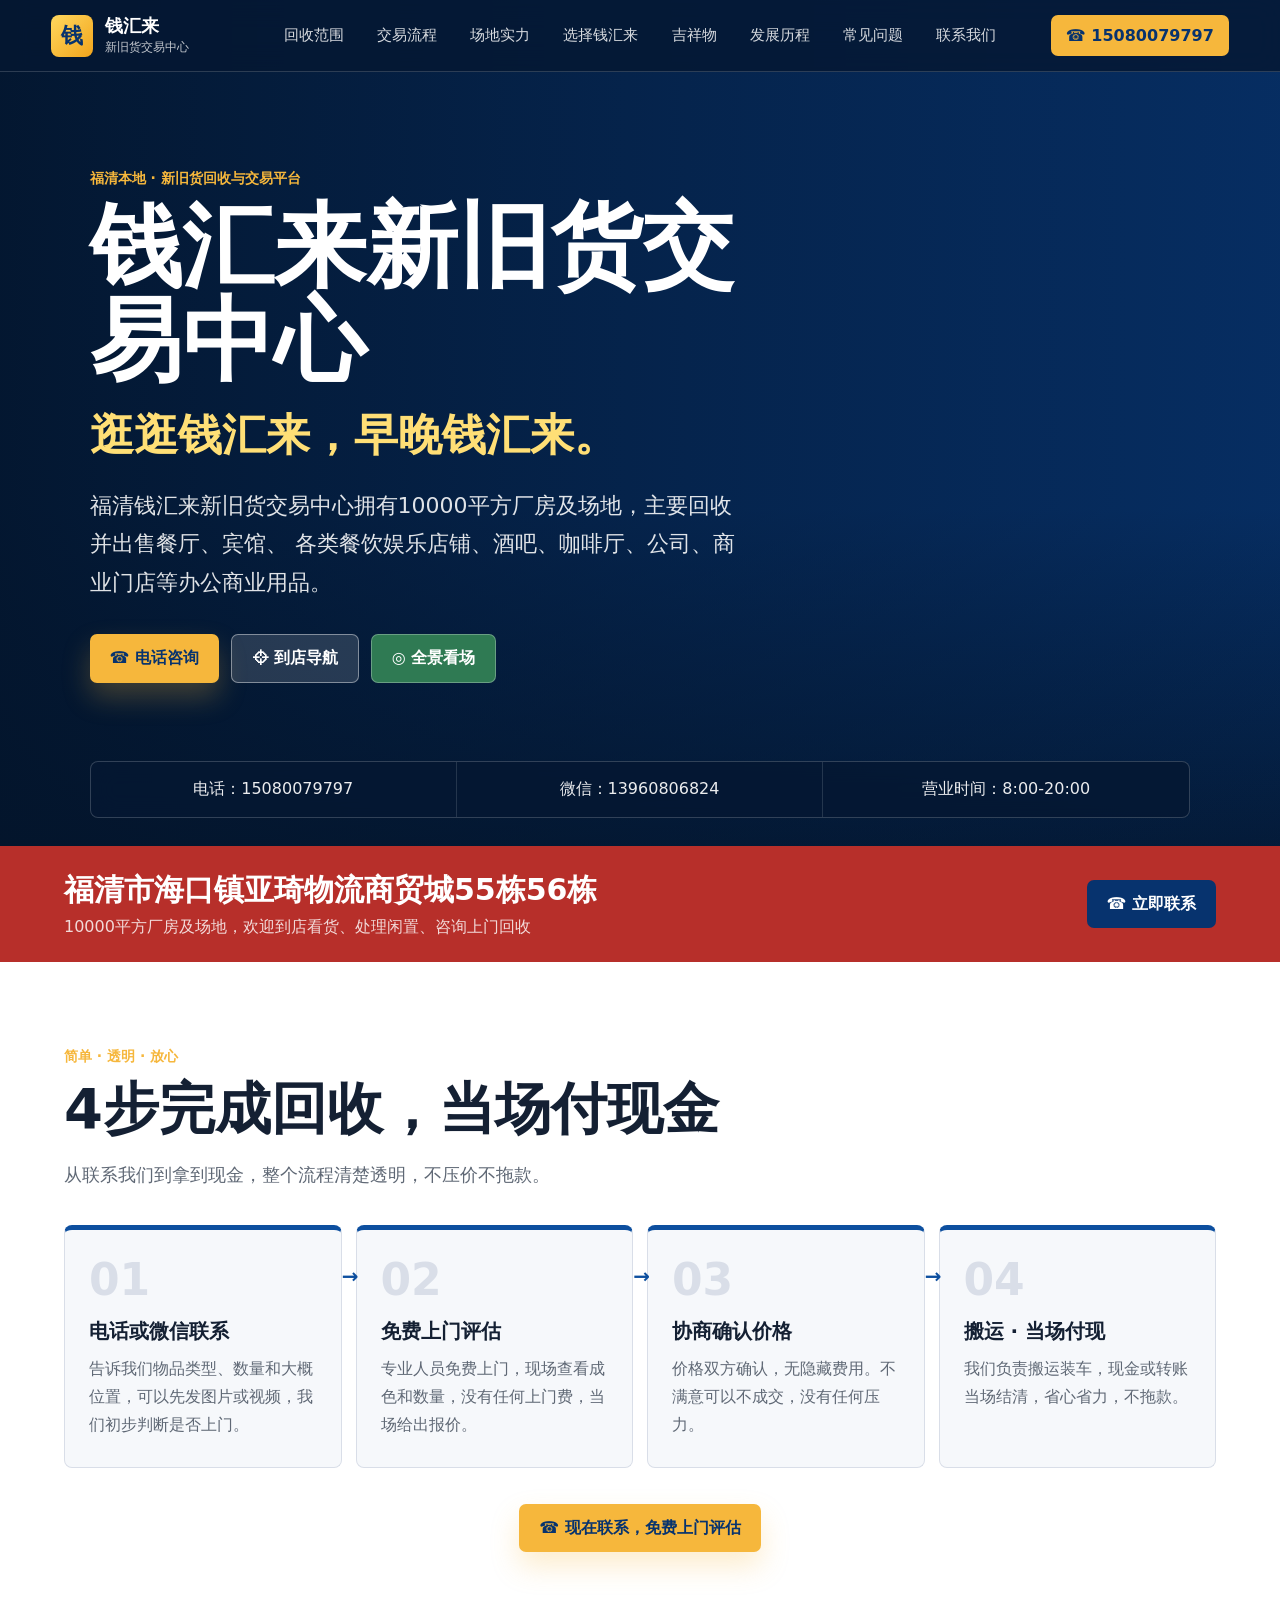
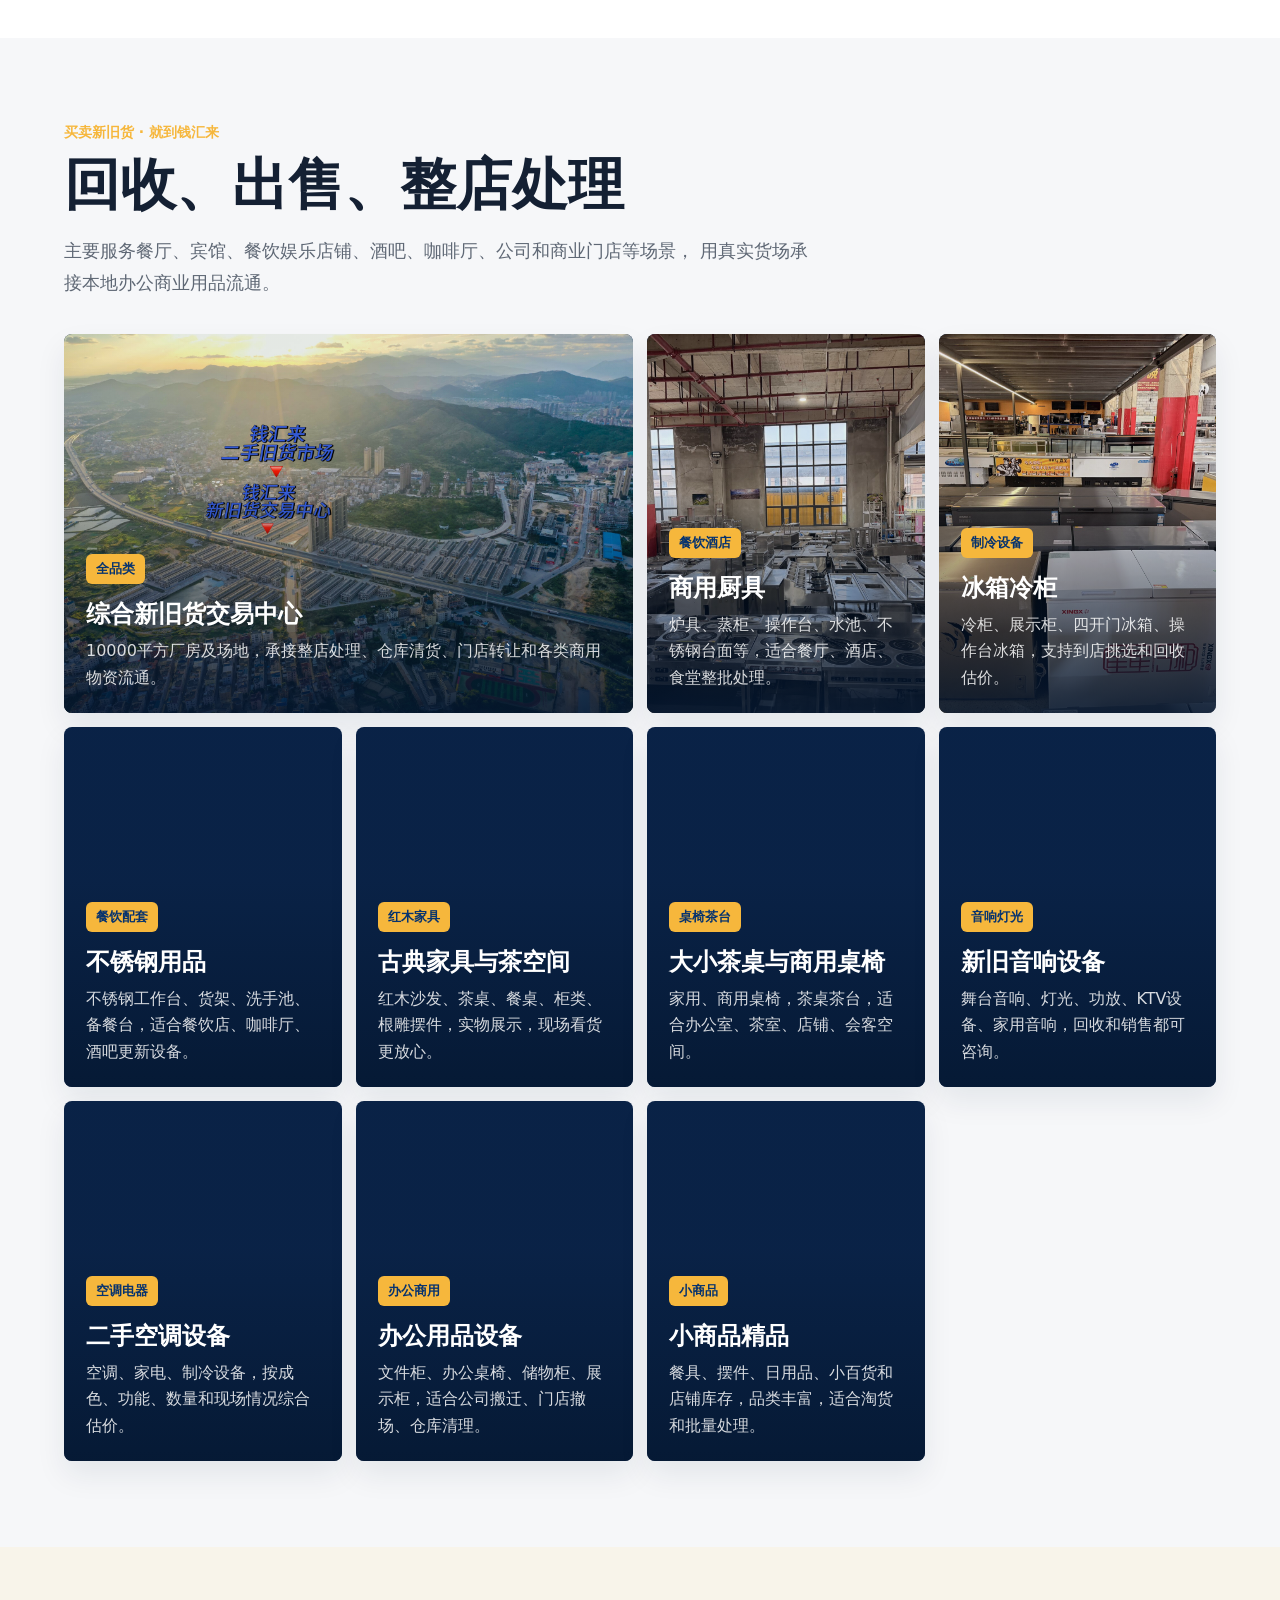
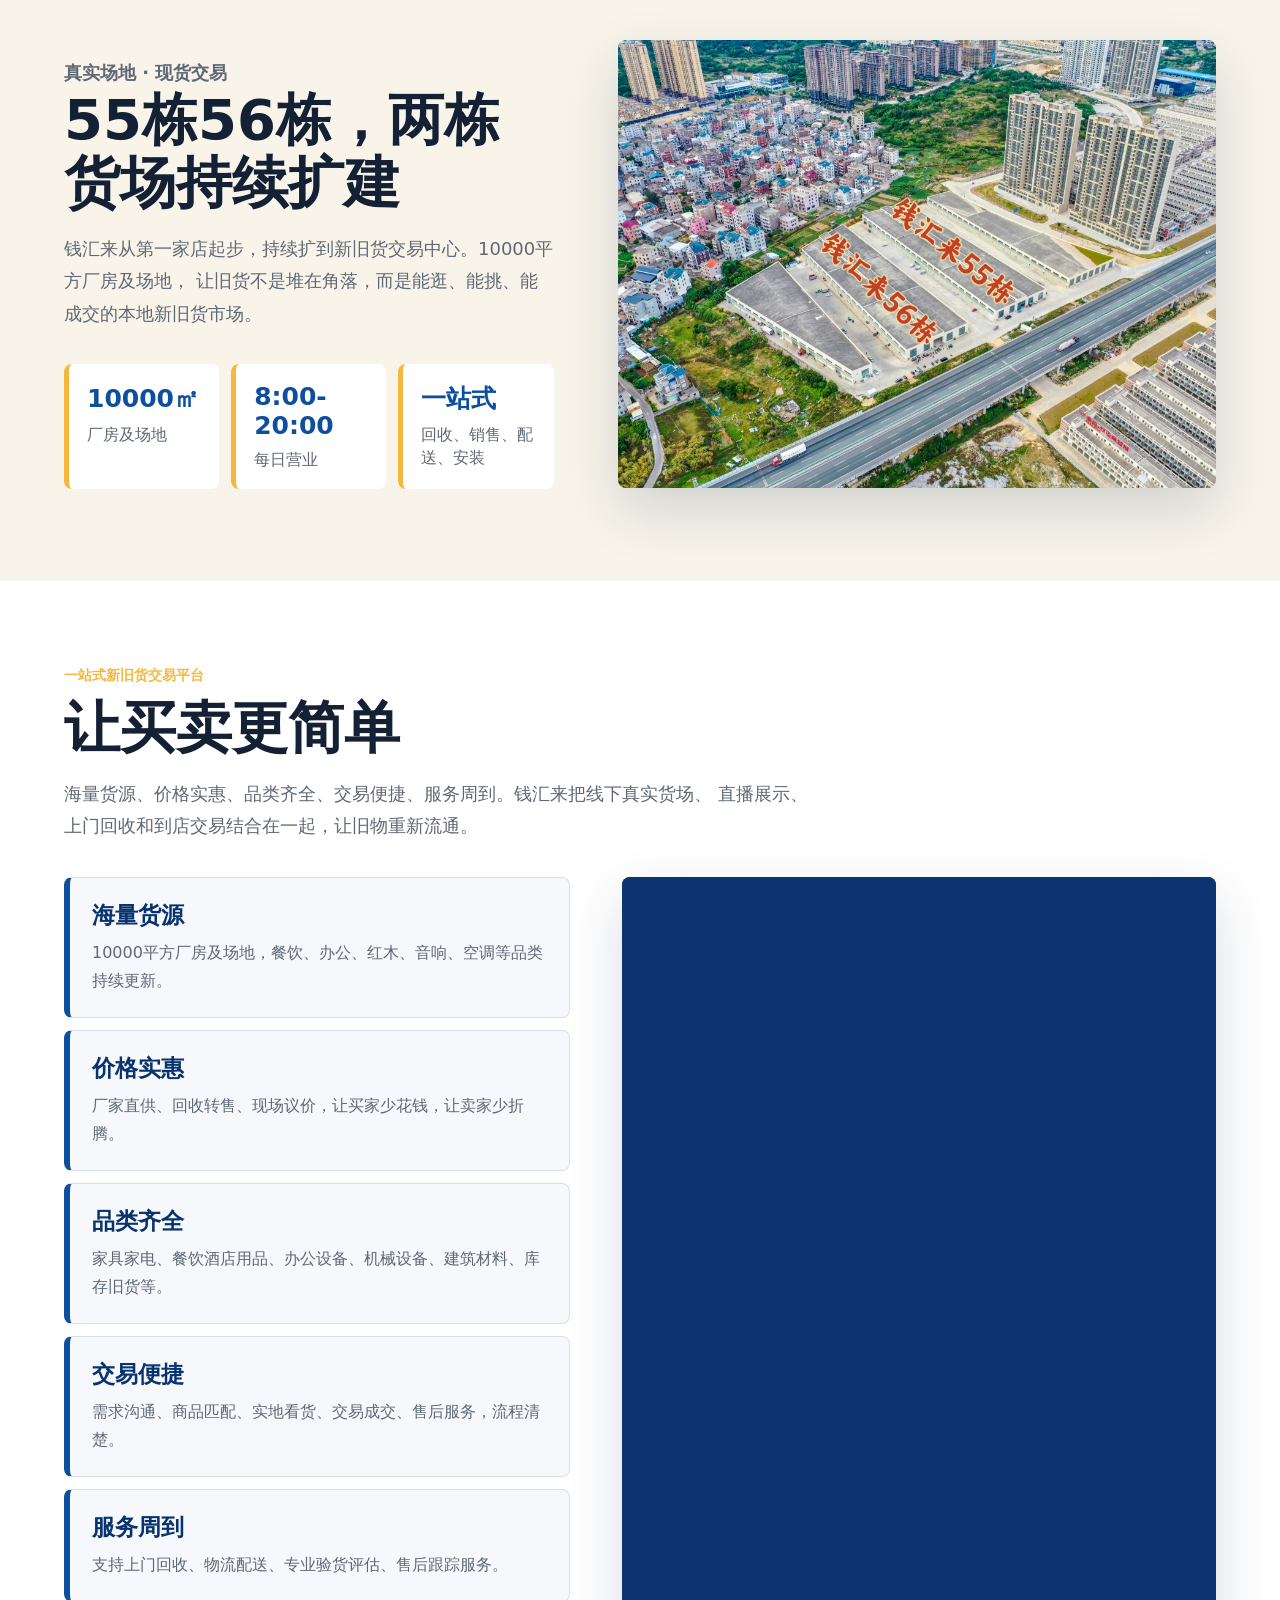
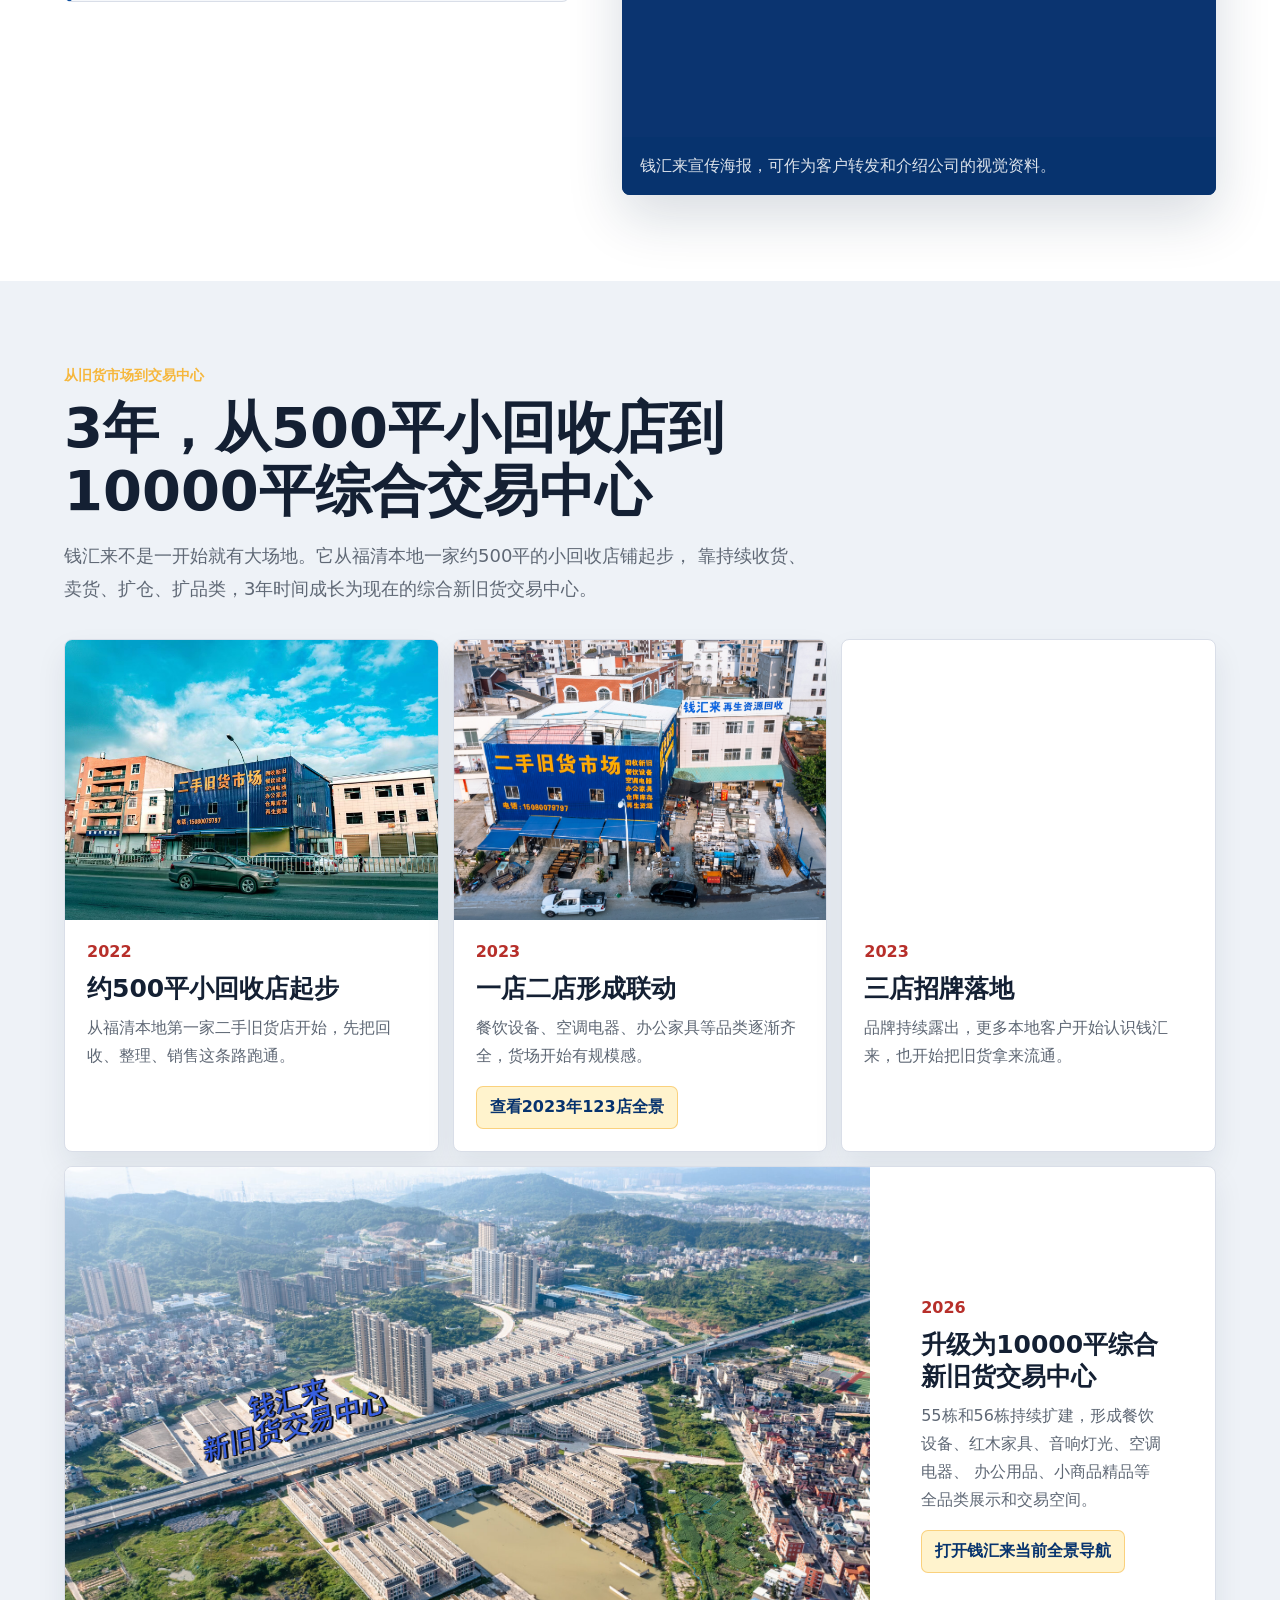
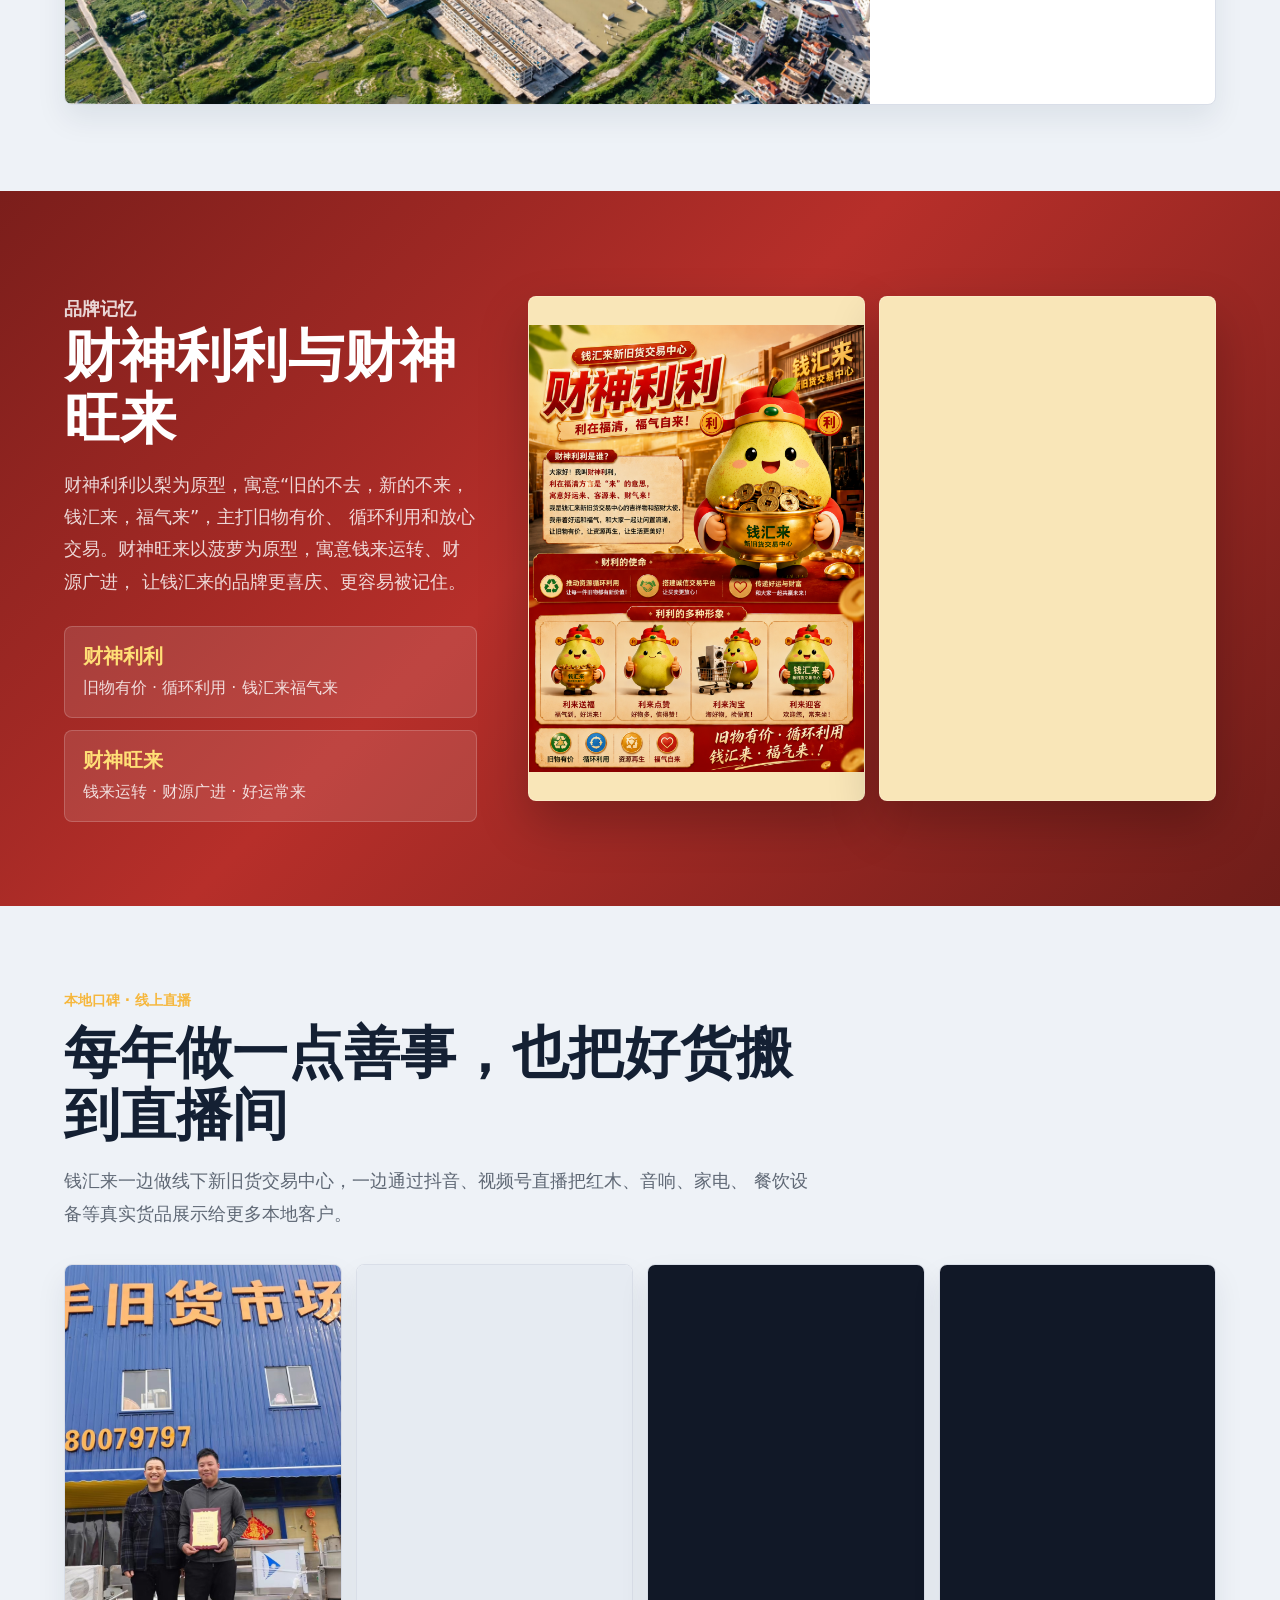
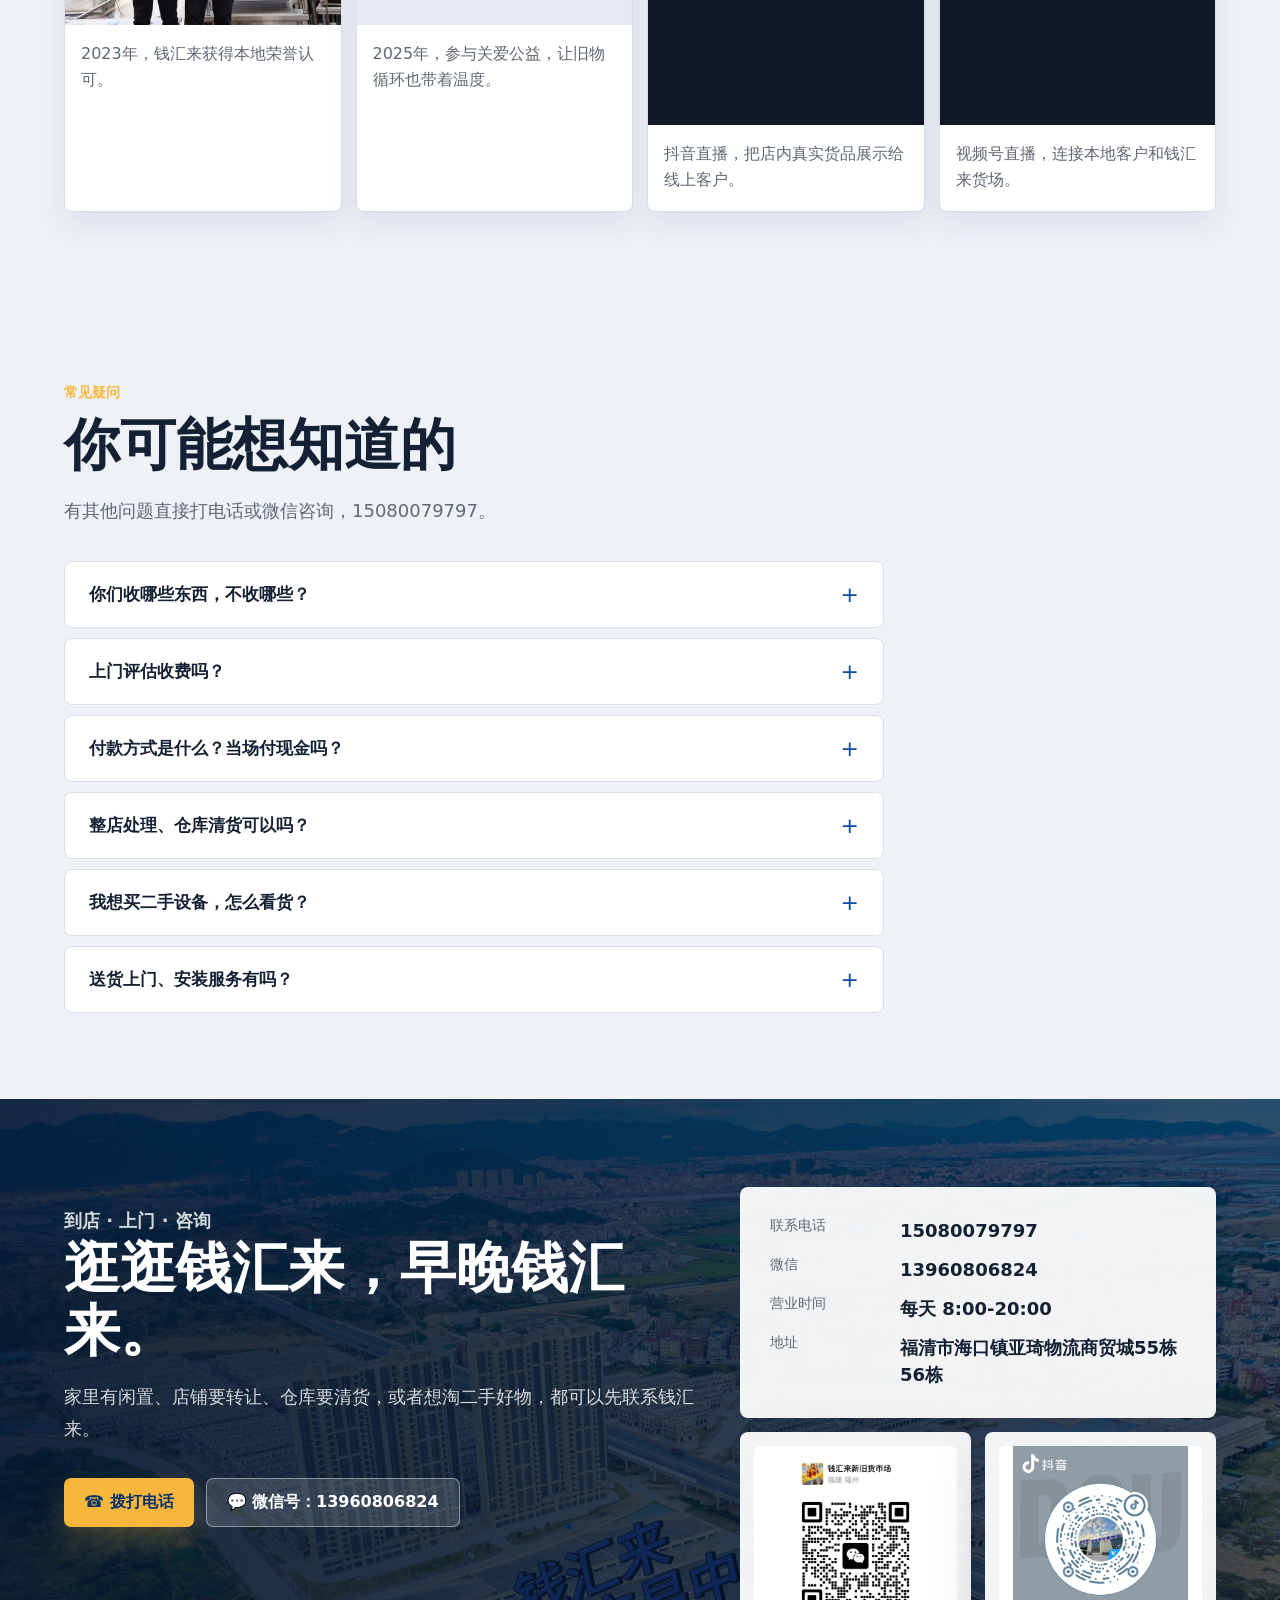
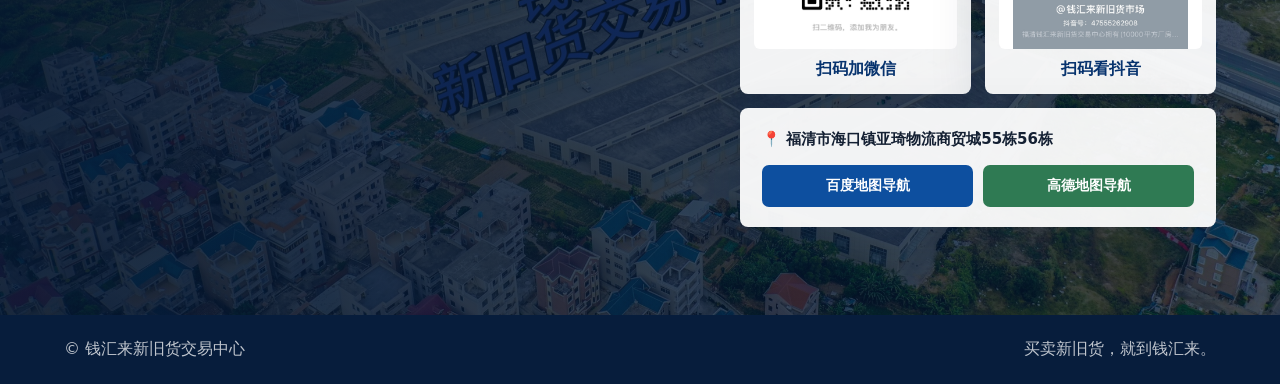
<file: index.html>
<!doctype html>
<html lang="zh-CN">
  <head>
    <meta charset="UTF-8" />
    <meta name="viewport" content="width=device-width, initial-scale=1.0" />
    <title>福清二手回收与新旧货交易｜钱汇来新旧货交易中心</title>
    <meta
      name="description"
      content="福清钱汇来新旧货交易中心提供二手回收、整店处理和新旧货交易，涵盖餐饮设备、红木家具、空调家电、音响灯光、办公设备与库存旧货，支持免费上门评估、到店看货。"
    />
    <meta name="keywords" content="福清二手回收,福清旧货市场,福清二手市场,餐饮设备回收,红木家具回收,空调回收,办公设备回收,钱汇来" />
    <meta name="robots" content="index, follow, max-image-preview:large, max-snippet:-1, max-video-preview:-1" />
    <meta name="theme-color" content="#0b1f3a" />
    <link rel="canonical" href="https://www.qianhuilai.com/" />
    <link rel="alternate" hreflang="zh-CN" href="https://www.qianhuilai.com/" />
    <link rel="icon" type="image/png" href="https://www.qianhuilai.com/assets/mascot-lili-profile.png" />
    <link rel="manifest" href="/manifest.webmanifest" />
    <meta property="og:locale" content="zh_CN" />
    <meta property="og:type" content="website" />
    <meta property="og:site_name" content="钱汇来新旧货交易中心" />
    <meta property="og:title" content="福清二手回收与新旧货交易｜钱汇来" />
    <meta property="og:description" content="10000平方米真实货场，提供福清本地二手回收、整店处理、新旧货销售、配送与安装服务。" />
    <meta property="og:url" content="https://www.qianhuilai.com/" />
    <meta property="og:image" content="https://www.qianhuilai.com/assets/qianhuilai-poster.png" />
    <meta property="og:image:alt" content="钱汇来新旧货交易中心宣传海报" />
    <meta name="twitter:card" content="summary_large_image" />
    <meta name="twitter:title" content="福清二手回收与新旧货交易｜钱汇来" />
    <meta name="twitter:description" content="福清本地二手回收、整店处理与新旧货交易中心。" />
    <meta name="twitter:image" content="https://www.qianhuilai.com/assets/qianhuilai-poster.png" />
    <link rel="stylesheet" href="./styles.css" />
    <script type="application/ld+json">
      {
        "@context": "https://schema.org",
        "@graph": [
          {
            "@type": ["LocalBusiness", "Store"],
            "@id": "https://www.qianhuilai.com/#business",
            "name": "钱汇来新旧货交易中心",
            "legalName": "福清市钱汇来再生资源有限公司",
            "alternateName": "钱汇来",
            "url": "https://www.qianhuilai.com/",
            "logo": "https://www.qianhuilai.com/assets/mascot-lili-profile.png",
            "image": [
              "https://www.qianhuilai.com/assets/hero-trade-center-2024.jpg",
              "https://www.qianhuilai.com/assets/store-55-56-aerial.jpg",
              "https://www.qianhuilai.com/assets/qianhuilai-poster.png"
            ],
            "description": "福清本地二手回收、整店处理与新旧货交易中心，经营餐饮设备、红木家具、空调家电、音响灯光、办公设备和库存旧货。",
            "telephone": "+86-150-8007-9797",
            "priceRange": "¥",
            "currenciesAccepted": "CNY",
            "paymentAccepted": "现金, 微信支付, 支付宝, 银行转账",
            "address": {
              "@type": "PostalAddress",
              "streetAddress": "海口镇亚琦物流商贸城55栋56栋",
              "addressLocality": "福清市",
              "addressRegion": "福建省",
              "addressCountry": "CN"
            },
            "areaServed": {
              "@type": "City",
              "name": "福清市"
            },
            "openingHoursSpecification": {
              "@type": "OpeningHoursSpecification",
              "dayOfWeek": ["Monday", "Tuesday", "Wednesday", "Thursday", "Friday", "Saturday", "Sunday"],
              "opens": "08:00",
              "closes": "20:00"
            },
            "hasOfferCatalog": {
              "@type": "OfferCatalog",
              "name": "新旧货回收与销售服务",
              "itemListElement": [
                {"@type": "OfferCatalog", "name": "餐饮设备与商用厨具"},
                {"@type": "OfferCatalog", "name": "红木家具与桌椅茶台"},
                {"@type": "OfferCatalog", "name": "空调家电与制冷设备"},
                {"@type": "OfferCatalog", "name": "音响灯光与办公设备"},
                {"@type": "OfferCatalog", "name": "整店处理与仓库清货"}
              ]
            }
          },
          {
            "@type": "WebSite",
            "@id": "https://www.qianhuilai.com/#website",
            "url": "https://www.qianhuilai.com/",
            "name": "钱汇来新旧货交易中心",
            "inLanguage": "zh-CN",
            "publisher": {"@id": "https://www.qianhuilai.com/#business"}
          },
          {
            "@type": "FAQPage",
            "@id": "https://www.qianhuilai.com/#faq",
            "mainEntity": [
              {
                "@type": "Question",
                "name": "钱汇来回收哪些物品？",
                "acceptedAnswer": {
                  "@type": "Answer",
                  "text": "主要回收餐饮设备、酒店用品、办公家具、空调电器、红木家具、音响灯光及各类商用库存旧货。"
                }
              },
              {
                "@type": "Question",
                "name": "上门评估收费吗？",
                "acceptedAnswer": {
                  "@type": "Answer",
                  "text": "不收费。钱汇来提供免费上门评估，现场查看后报价，不成交也不收上门费。"
                }
              },
              {
                "@type": "Question",
                "name": "可以处理整店和仓库旧货吗？",
                "acceptedAnswer": {
                  "@type": "Answer",
                  "text": "可以。钱汇来承接餐厅、酒店、公司搬迁、门店撤场和仓库清货，可先通过图片或视频了解情况后预约上门。"
                }
              },
              {
                "@type": "Question",
                "name": "钱汇来在哪里，营业时间是什么时候？",
                "acceptedAnswer": {
                  "@type": "Answer",
                  "text": "地址为福建省福清市海口镇亚琦物流商贸城55栋56栋，每天8:00至20:00营业。"
                }
              }
            ]
          }
        ]
      }
    </script>
  </head>
  <body>
    <header class="site-header">
      <a class="brand" href="#top" aria-label="钱汇来首页">
        <span class="brand-mark">钱</span>
        <span>
          <strong>钱汇来</strong>
          <small>新旧货交易中心</small>
        </span>
      </a>
      <button class="nav-toggle" aria-label="打开菜单" aria-expanded="false" aria-controls="main-nav">
        <span></span><span></span><span></span>
      </button>
      <nav class="nav" id="main-nav" aria-label="主导航">
        <a href="#services">回收范围</a>
        <a href="#process">交易流程</a>
        <a href="#market">场地实力</a>
        <a href="#why">选择钱汇来</a>
        <a href="#brand">吉祥物</a>
        <a href="#story">发展历程</a>
        <a href="#faq">常见问题</a>
        <a href="#contact">联系我们</a>
      </nav>
      <a class="header-call" href="tel:15080079797">☎ 15080079797</a>
    </header>

    <main id="top">
      <section class="hero" aria-label="钱汇来新旧货交易中心">
        <picture>
          <source media="(max-width: 760px)" srcset="./assets/expanded-store.jpg" />
          <img src="./assets/hero-trade-center-2024.jpg" alt="福清钱汇来新旧货交易中心10000平方米货场航拍实景" fetchpriority="high" decoding="async" />
        </picture>
        <div class="hero-shade"></div>
        <div class="hero-content">
          <p class="eyebrow">福清本地 · 新旧货回收与交易平台</p>
          <h1>钱汇来新旧货交易中心</h1>
          <p class="slogan">逛逛钱汇来，早晚钱汇来。</p>
          <p class="hero-copy">
            福清钱汇来新旧货交易中心拥有10000平方厂房及场地，主要回收并出售餐厅、宾馆、
            各类餐饮娱乐店铺、酒吧、咖啡厅、公司、商业门店等办公商业用品。
          </p>
          <div class="hero-actions" aria-label="联系入口">
            <a class="btn btn-primary" href="tel:15080079797">☎ 电话咨询</a>
            <a class="btn btn-secondary" href="#contact">⌖ 到店导航</a>
            <a class="btn btn-vr" href="https://www.720yun.com/vr/f04j5rkOva9" target="_blank" rel="noopener">◎ 全景看场</a>
          </div>
        </div>
        <div class="hero-strip" aria-label="营业信息">
          <span>电话：15080079797</span>
          <span>微信：13960806824</span>
          <span>营业时间：8:00-20:00</span>
        </div>
      </section>

      <section class="quick-contact" aria-label="快速联系">
        <div>
          <strong>福清市海口镇亚琦物流商贸城55栋56栋</strong>
          <span>10000平方厂房及场地，欢迎到店看货、处理闲置、咨询上门回收</span>
        </div>
        <a class="btn btn-dark" href="tel:15080079797">☎ 立即联系</a>
      </section>

      <section id="process" class="section process-section">
        <div class="section-head">
          <p class="eyebrow">简单 · 透明 · 放心</p>
          <h2>4步完成回收，当场付现金</h2>
          <p>从联系我们到拿到现金，整个流程清楚透明，不压价不拖款。</p>
        </div>
        <div class="process-steps">
          <div class="process-step">
            <div class="step-num">01</div>
            <h3>电话或微信联系</h3>
            <p>告诉我们物品类型、数量和大概位置，可以先发图片或视频，我们初步判断是否上门。</p>
          </div>
          <div class="process-step">
            <div class="step-num">02</div>
            <h3>免费上门评估</h3>
            <p>专业人员免费上门，现场查看成色和数量，没有任何上门费，当场给出报价。</p>
          </div>
          <div class="process-step">
            <div class="step-num">03</div>
            <h3>协商确认价格</h3>
            <p>价格双方确认，无隐藏费用。不满意可以不成交，没有任何压力。</p>
          </div>
          <div class="process-step">
            <div class="step-num">04</div>
            <h3>搬运 · 当场付现</h3>
            <p>我们负责搬运装车，现金或转账当场结清，省心省力，不拖款。</p>
          </div>
        </div>
        <div class="process-cta">
          <a class="btn btn-primary" href="tel:15080079797">☎ 现在联系，免费上门评估</a>
        </div>
      </section>

      <section id="services" class="section">
        <div class="section-head">
          <p class="eyebrow">买卖新旧货 · 就到钱汇来</p>
          <h2>回收、出售、整店处理</h2>
          <p>
            主要服务餐厅、宾馆、餐饮娱乐店铺、酒吧、咖啡厅、公司和商业门店等场景，
            用真实货场承接本地办公商业用品流通。
          </p>
        </div>
        <div class="category-grid">
          <article class="category-card category-wide">
            <img loading="lazy" decoding="async" src="./assets/categories/all-category-center.jpg" alt="钱汇来全品类新旧货交易中心航拍" />
            <div>
              <span>全品类</span>
              <h3>综合新旧货交易中心</h3>
              <p>10000平方厂房及场地，承接整店处理、仓库清货、门店转让和各类商用物资流通。</p>
            </div>
          </article>
          <article class="category-card">
            <img loading="lazy" decoding="async" src="./assets/categories/commercial-kitchen.jpg" alt="商用厨具" />
            <div>
              <span>餐饮酒店</span>
              <h3>商用厨具</h3>
              <p>炉具、蒸柜、操作台、水池、不锈钢台面等，适合餐厅、酒店、食堂整批处理。</p>
            </div>
          </article>
          <article class="category-card">
            <img loading="lazy" decoding="async" src="./assets/categories/freezers.jpg" alt="冰箱冷柜" />
            <div>
              <span>制冷设备</span>
              <h3>冰箱冷柜</h3>
              <p>冷柜、展示柜、四开门冰箱、操作台冰箱，支持到店挑选和回收估价。</p>
            </div>
          </article>
          <article class="category-card">
            <img loading="lazy" decoding="async" src="./assets/categories/stainless.jpg" alt="不锈钢用品" />
            <div>
              <span>餐饮配套</span>
              <h3>不锈钢用品</h3>
              <p>不锈钢工作台、货架、洗手池、备餐台，适合餐饮店、咖啡厅、酒吧更新设备。</p>
            </div>
          </article>
          <article class="category-card">
            <img loading="lazy" decoding="async" src="./assets/categories/rosewood-furniture.jpg" alt="红木家具" />
            <div>
              <span>红木家具</span>
              <h3>古典家具与茶空间</h3>
              <p>红木沙发、茶桌、餐桌、柜类、根雕摆件，实物展示，现场看货更放心。</p>
            </div>
          </article>
          <article class="category-card">
            <img loading="lazy" decoding="async" src="./assets/categories/tea-tables.jpg" alt="各类型大小茶桌" />
            <div>
              <span>桌椅茶台</span>
              <h3>大小茶桌与商用桌椅</h3>
              <p>家用、商用桌椅，茶桌茶台，适合办公室、茶室、店铺、会客空间。</p>
            </div>
          </article>
          <article class="category-card">
            <img loading="lazy" decoding="async" src="./assets/categories/audio-equipment.jpg" alt="新旧音响设备" />
            <div>
              <span>音响灯光</span>
              <h3>新旧音响设备</h3>
              <p>舞台音响、灯光、功放、KTV设备、家用音响，回收和销售都可咨询。</p>
            </div>
          </article>
          <article class="category-card">
            <img loading="lazy" decoding="async" src="./assets/categories/used-ac.jpg" alt="二手空调设备" />
            <div>
              <span>空调电器</span>
              <h3>二手空调设备</h3>
              <p>空调、家电、制冷设备，按成色、功能、数量和现场情况综合估价。</p>
            </div>
          </article>
          <article class="category-card">
            <img loading="lazy" decoding="async" src="./assets/categories/office-equipment.jpg" alt="办公用品设备" />
            <div>
              <span>办公商用</span>
              <h3>办公用品设备</h3>
              <p>文件柜、办公桌椅、储物柜、展示柜，适合公司搬迁、门店撤场、仓库清理。</p>
            </div>
          </article>
          <article class="category-card">
            <img loading="lazy" decoding="async" src="./assets/categories/small-goods.jpg" alt="小商品精品" />
            <div>
              <span>小商品</span>
              <h3>小商品精品</h3>
              <p>餐具、摆件、日用品、小百货和店铺库存，品类丰富，适合淘货和批量处理。</p>
            </div>
          </article>
        </div>
      </section>

      <section id="market" class="feature-band">
        <div class="feature-copy">
          <p class="eyebrow">真实场地 · 现货交易</p>
          <h2>55栋56栋，两栋货场持续扩建</h2>
          <p>
            钱汇来从第一家店起步，持续扩到新旧货交易中心。10000平方厂房及场地，
            让旧货不是堆在角落，而是能逛、能挑、能成交的本地新旧货市场。
          </p>
          <dl class="stats">
            <div>
              <dt>10000㎡</dt>
              <dd>厂房及场地</dd>
            </div>
            <div>
              <dt>8:00-20:00</dt>
              <dd>每日营业</dd>
            </div>
            <div>
              <dt>一站式</dt>
              <dd>回收、销售、配送、安装</dd>
            </div>
          </dl>
        </div>
        <div class="feature-media">
          <img loading="lazy" decoding="async" src="./assets/store-55-56-aerial.jpg" alt="钱汇来55栋和56栋航拍场地图" />
        </div>
      </section>

      <section id="why" class="section why-section">
        <div class="section-head">
          <p class="eyebrow">一站式新旧货交易平台</p>
          <h2>让买卖更简单</h2>
          <p>
            海量货源、价格实惠、品类齐全、交易便捷、服务周到。钱汇来把线下真实货场、
            直播展示、上门回收和到店交易结合在一起，让旧物重新流通。
          </p>
        </div>
        <div class="why-layout">
          <div class="why-list">
            <article>
              <strong>海量货源</strong>
              <span>10000平方厂房及场地，餐饮、办公、红木、音响、空调等品类持续更新。</span>
            </article>
            <article>
              <strong>价格实惠</strong>
              <span>厂家直供、回收转售、现场议价，让买家少花钱，让卖家少折腾。</span>
            </article>
            <article>
              <strong>品类齐全</strong>
              <span>家具家电、餐饮酒店用品、办公设备、机械设备、建筑材料、库存旧货等。</span>
            </article>
            <article>
              <strong>交易便捷</strong>
              <span>需求沟通、商品匹配、实地看货、交易成交、售后服务，流程清楚。</span>
            </article>
            <article>
              <strong>服务周到</strong>
              <span>支持上门回收、物流配送、专业验货评估、售后跟踪服务。</span>
            </article>
          </div>
          <figure class="poster-preview">
            <img loading="lazy" decoding="async" src="./assets/qianhuilai-poster.png" alt="钱汇来新旧货交易中心海报" />
            <figcaption>钱汇来宣传海报，可作为客户转发和介绍公司的视觉资料。</figcaption>
          </figure>
        </div>
      </section>

      <section id="story" class="section gallery-section story-gallery-section">
        <div class="section-head">
          <p class="eyebrow">从旧货市场到交易中心</p>
          <h2>3年，从500平小回收店到10000平综合交易中心</h2>
          <p>
            钱汇来不是一开始就有大场地。它从福清本地一家约500平的小回收店铺起步，
            靠持续收货、卖货、扩仓、扩品类，3年时间成长为现在的综合新旧货交易中心。
          </p>
        </div>
        <div class="growth-story">
          <article class="growth-card">
            <img loading="lazy" decoding="async" src="./assets/first-store-2022.jpg" alt="2022年钱汇来第一家店" />
            <div>
              <time>2022</time>
              <h3>约500平小回收店起步</h3>
              <p>从福清本地第一家二手旧货店开始，先把回收、整理、销售这条路跑通。</p>
            </div>
          </article>
          <article class="growth-card">
            <img loading="lazy" decoding="async" src="./assets/aerial-1-2-2023.jpg" alt="2023年钱汇来一店二店航拍" />
            <div>
              <time>2023</time>
              <h3>一店二店形成联动</h3>
              <p>餐饮设备、空调电器、办公家具等品类逐渐齐全，货场开始有规模感。</p>
              <a href="https://www.720yun.com/vr/8b9jOO4krv2" target="_blank" rel="noopener">查看2023年123店全景</a>
            </div>
          </article>
          <article class="growth-card">
            <img loading="lazy" decoding="async" src="./assets/store-3-sign-2023.jpg" alt="2023年钱汇来三店招牌安装" />
            <div>
              <time>2023</time>
              <h3>三店招牌落地</h3>
              <p>品牌持续露出，更多本地客户开始认识钱汇来，也开始把旧货拿来流通。</p>
            </div>
          </article>
          <article class="growth-card growth-card-large">
            <img loading="lazy" decoding="async" src="./assets/categories/qianhuilai-10000sqm.jpg" alt="钱汇来10000平综合新旧货交易中心航拍" />
            <div>
              <time>2026</time>
              <h3>升级为10000平综合新旧货交易中心</h3>
              <p>
                55栋和56栋持续扩建，形成餐饮设备、红木家具、音响灯光、空调电器、
                办公用品、小商品精品等全品类展示和交易空间。
              </p>
              <a href="https://www.720yun.com/vr/f04j5rkOva9" target="_blank" rel="noopener">打开钱汇来当前全景导航</a>
            </div>
          </article>
        </div>
      </section>

      <section id="brand" class="poster-band">
        <div class="poster-copy">
          <p class="eyebrow">品牌记忆</p>
          <h2>财神利利与财神旺来</h2>
          <p>
            财神利利以梨为原型，寓意“旧的不去，新的不来，钱汇来，福气来”，主打旧物有价、
            循环利用和放心交易。财神旺来以菠萝为原型，寓意钱来运转、财源广进，
            让钱汇来的品牌更喜庆、更容易被记住。
          </p>
          <div class="mascot-notes">
            <article>
              <strong>财神利利</strong>
              <span>旧物有价 · 循环利用 · 钱汇来福气来</span>
            </article>
            <article>
              <strong>财神旺来</strong>
              <span>钱来运转 · 财源广进 · 好运常来</span>
            </article>
          </div>
        </div>
        <div class="poster-grid">
          <img loading="lazy" decoding="async" src="./assets/mascot-lili-original.png" alt="钱汇来吉祥物财神利利原图" />
          <img loading="lazy" decoding="async" src="./assets/mascot-wanglai-original.png" alt="钱汇来吉祥物财神旺来原图" />
        </div>
      </section>

      <section id="trust" class="section trust-section">
        <div class="section-head">
          <p class="eyebrow">本地口碑 · 线上直播</p>
          <h2>每年做一点善事，也把好货搬到直播间</h2>
          <p>
            钱汇来一边做线下新旧货交易中心，一边通过抖音、视频号直播把红木、音响、家电、
            餐饮设备等真实货品展示给更多本地客户。
          </p>
        </div>
        <div class="trust-grid">
          <figure>
            <img loading="lazy" decoding="async" src="./assets/honor-xiaojun-2023.jpg" alt="夏晓军获得荣誉证书" />
            <figcaption>2023年，钱汇来获得本地荣誉认可。</figcaption>
          </figure>
          <figure>
            <img loading="lazy" decoding="async" src="./assets/honor-xiaodi-2025.jpg" alt="夏晓迪获得关爱公益荣誉" />
            <figcaption>2025年，参与关爱公益，让旧物循环也带着温度。</figcaption>
          </figure>
          <figure>
            <img loading="lazy" decoding="async" src="./assets/live-douyin-2024.png" alt="陈凯弦开启抖音直播截图" />
            <figcaption>抖音直播，把店内真实货品展示给线上客户。</figcaption>
          </figure>
          <figure>
            <img loading="lazy" decoding="async" src="./assets/live-wechat-2025.png" alt="陈凯弦开启视频号直播截图" />
            <figcaption>视频号直播，连接本地客户和钱汇来货场。</figcaption>
          </figure>
        </div>
      </section>

      <section id="faq" class="section faq-section">
        <div class="section-head">
          <p class="eyebrow">常见疑问</p>
          <h2>你可能想知道的</h2>
          <p>有其他问题直接打电话或微信咨询，15080079797。</p>
        </div>
        <div class="faq-list">
          <details class="faq-item">
            <summary>你们收哪些东西，不收哪些？</summary>
            <p>主要收餐饮设备、酒店用品、办公家具、空调电器、红木家具、音响灯光、各类商用库存旧货等。私人小件日用品、损坏严重无法使用的物品一般不收。有疑问直接电话告诉我们物品情况，我们来判断。</p>
          </details>
          <details class="faq-item">
            <summary>上门评估收费吗？</summary>
            <p>不收费。我们提供免费上门评估，专业人员到现场查看后当场报价，没有任何上门费，不成交也不收费。</p>
          </details>
          <details class="faq-item">
            <summary>付款方式是什么？当场付现金吗？</summary>
            <p>支持现金当场结清，也可以微信、支付宝转账。成交后即付，不拖款。</p>
          </details>
          <details class="faq-item">
            <summary>整店处理、仓库清货可以吗？</summary>
            <p>可以，这是我们的主要业务之一。餐厅、酒店、公司搬迁、仓库清货都接。可以先发图片或视频给我们初步了解情况，再约上门详谈。</p>
          </details>
          <details class="faq-item">
            <summary>我想买二手设备，怎么看货？</summary>
            <p>直接到店，地址是福清市海口镇亚琦物流商贸城55栋56栋，每天8:00-20:00营业，不需要预约。也可以电话或微信提前说明需要什么，我们帮你留意货源。</p>
          </details>
          <details class="faq-item">
            <summary>送货上门、安装服务有吗？</summary>
            <p>支持物流配送和专业安装，具体费用根据距离和物品情况协商，联系我们了解详情。</p>
          </details>
        </div>
      </section>

      <section id="contact" class="contact-section">
        <div class="contact-main">
          <p class="eyebrow">到店 · 上门 · 咨询</p>
          <h2>逛逛钱汇来，早晚钱汇来。</h2>
          <p>
            家里有闲置、店铺要转让、仓库要清货，或者想淘二手好物，都可以先联系钱汇来。
          </p>
          <div class="contact-actions">
            <a class="btn btn-primary" href="tel:15080079797">☎ 拨打电话</a>
            <span class="btn btn-secondary wechat-btn">💬 微信号：13960806824</span>
          </div>
        </div>
        <div class="contact-side">
          <address class="contact-card">
            <span>联系电话</span>
            <strong>15080079797</strong>
            <span>微信</span>
            <strong>13960806824</strong>
            <span>营业时间</span>
            <strong>每天 8:00-20:00</strong>
            <span>地址</span>
            <strong>福清市海口镇亚琦物流商贸城55栋56栋</strong>
          </address>
          <div class="qr-grid" aria-label="二维码">
            <figure>
              <img loading="lazy" decoding="async" src="./assets/wechat-qr.jpg" alt="钱汇来微信二维码" />
              <figcaption>扫码加微信</figcaption>
            </figure>
            <figure>
              <img loading="lazy" decoding="async" src="./assets/douyin-qr.jpg" alt="钱汇来抖音二维码" />
              <figcaption>扫码看抖音</figcaption>
            </figure>
          </div>
          <div class="map-nav-links" aria-label="地图导航">
            <p class="map-label">📍 福清市海口镇亚琦物流商贸城55栋56栋</p>
            <div class="map-btns">
              <a class="map-btn" href="https://map.baidu.com/search/亚琦物流商贸城/&city=福清" target="_blank" rel="noopener">百度地图导航</a>
              <a class="map-btn map-btn-alt" href="https://uri.amap.com/search?query=亚琦物流商贸城&city=350181" target="_blank" rel="noopener">高德地图导航</a>
            </div>
          </div>
        </div>
      </section>
    </main>

    <a class="fab-call" href="tel:15080079797" aria-label="立即拨打电话">☎</a>

    <footer class="footer">
      <p>© 钱汇来新旧货交易中心</p>
      <p>买卖新旧货，就到钱汇来。</p>
    </footer>
    <script>
      const toggle = document.querySelector('.nav-toggle');
      const nav = document.getElementById('main-nav');
      toggle.addEventListener('click', () => {
        const open = nav.classList.toggle('nav-open');
        toggle.setAttribute('aria-expanded', open);
        toggle.classList.toggle('is-active', open);
      });
      // 点击导航链接后关闭菜单
      nav.querySelectorAll('a').forEach(a => {
        a.addEventListener('click', () => {
          nav.classList.remove('nav-open');
          toggle.classList.remove('is-active');
          toggle.setAttribute('aria-expanded', 'false');
        });
      });
    </script>
  </body>
</html>
</file>
<file: styles.css>
:root {
  --ink: #142033;
  --muted: #5f6875;
  --line: #d9dee8;
  --blue: #0d4f9f;
  --blue-deep: #07336e;
  --gold: #f6b73c;
  --red: #b72f2a;
  --paper: #f8f4ea;
  --white: #ffffff;
  --green: #2f7a53;
  --shadow: 0 22px 55px rgba(13, 36, 66, 0.16);
}

* {
  box-sizing: border-box;
}

html {
  scroll-behavior: smooth;
}

body {
  margin: 0;
  color: var(--ink);
  font-family:
    "PingFang SC", "Microsoft YaHei", "Noto Sans CJK SC", system-ui, sans-serif;
  background: #f6f7f9;
}

img {
  display: block;
  max-width: 100%;
}

a {
  color: inherit;
  text-decoration: none;
}

.site-header {
  position: fixed;
  top: 0;
  left: 0;
  right: 0;
  z-index: 20;
  display: flex;
  align-items: center;
  justify-content: space-between;
  gap: 22px;
  min-height: 72px;
  padding: 12px clamp(18px, 4vw, 56px);
  color: var(--white);
  background: rgba(5, 24, 50, 0.82);
  border-bottom: 1px solid rgba(255, 255, 255, 0.16);
  backdrop-filter: blur(14px);
}

.brand {
  display: inline-flex;
  align-items: center;
  gap: 12px;
  min-width: 178px;
}

.brand-mark {
  display: grid;
  place-items: center;
  width: 42px;
  height: 42px;
  color: var(--blue-deep);
  font-size: 22px;
  font-weight: 900;
  background: linear-gradient(135deg, #ffd75e, #f2a51c);
  border-radius: 8px;
}

.brand strong,
.brand small {
  display: block;
  line-height: 1.15;
}

.brand strong {
  font-size: 18px;
  letter-spacing: 0;
}

.brand small {
  margin-top: 4px;
  color: rgba(255, 255, 255, 0.76);
  font-size: 12px;
}

.nav {
  display: flex;
  align-items: center;
  justify-content: center;
  gap: clamp(14px, 2.6vw, 34px);
  color: rgba(255, 255, 255, 0.84);
  font-size: 15px;
  white-space: nowrap;
}

.nav a:hover {
  color: var(--gold);
}

/* 汉堡按钮（桌面隐藏） */
.nav-toggle {
  display: none;
  flex-direction: column;
  justify-content: center;
  gap: 5px;
  width: 40px;
  height: 40px;
  padding: 6px;
  background: none;
  border: none;
  cursor: pointer;
}

.nav-toggle span {
  display: block;
  height: 2px;
  background: var(--white);
  border-radius: 2px;
  transition: transform 0.25s ease, opacity 0.2s ease;
}

.nav-toggle.is-active span:nth-child(1) {
  transform: translateY(7px) rotate(45deg);
}

.nav-toggle.is-active span:nth-child(2) {
  opacity: 0;
}

.nav-toggle.is-active span:nth-child(3) {
  transform: translateY(-7px) rotate(-45deg);
}

.header-call {
  flex: 0 0 auto;
  padding: 11px 15px;
  color: var(--blue-deep);
  font-weight: 800;
  background: var(--gold);
  border-radius: 7px;
}

.hero {
  position: relative;
  min-height: 94vh;
  overflow: hidden;
  color: var(--white);
  background: var(--blue-deep);
}

.hero picture,
.hero img {
  position: absolute;
  inset: 0;
  width: 100%;
  height: 100%;
}

.hero img {
  object-fit: cover;
  object-position: center;
}

.hero-shade {
  position: absolute;
  inset: 0;
  background:
    linear-gradient(90deg, rgba(3, 20, 42, 0.9), rgba(3, 20, 42, 0.52) 48%, rgba(3, 20, 42, 0.18)),
    linear-gradient(0deg, rgba(3, 20, 42, 0.72), transparent 40%);
}

.hero-content {
  position: relative;
  z-index: 2;
  width: min(760px, calc(100% - 36px));
  padding: 170px 0 124px clamp(18px, 7vw, 92px);
}

.eyebrow {
  margin: 0 0 12px;
  color: var(--gold);
  font-size: 14px;
  font-weight: 800;
}

.hero h1 {
  margin: 0;
  font-size: clamp(46px, 8vw, 92px);
  line-height: 1.02;
  letter-spacing: 0;
}

.slogan {
  margin: 18px 0 0;
  color: #ffdf76;
  font-size: clamp(25px, 4vw, 44px);
  font-weight: 900;
}

.hero-copy {
  max-width: 650px;
  margin: 22px 0 0;
  color: rgba(255, 255, 255, 0.88);
  font-size: clamp(17px, 2vw, 22px);
  line-height: 1.75;
}

.hero-actions,
.contact-actions {
  display: flex;
  flex-wrap: wrap;
  gap: 12px;
  margin-top: 32px;
}

.btn {
  display: inline-flex;
  align-items: center;
  justify-content: center;
  min-height: 48px;
  padding: 13px 20px;
  font-weight: 900;
  border-radius: 7px;
  transition: transform 0.2s ease, box-shadow 0.2s ease, background 0.2s ease;
}

.btn:hover {
  transform: translateY(-1px);
}

.btn-primary {
  color: var(--blue-deep);
  background: var(--gold);
  box-shadow: 0 14px 28px rgba(246, 183, 60, 0.25);
}

.btn-secondary {
  color: var(--white);
  background: rgba(255, 255, 255, 0.14);
  border: 1px solid rgba(255, 255, 255, 0.42);
}

.btn-dark {
  color: var(--white);
  background: var(--blue-deep);
}

.hero-strip {
  position: absolute;
  left: clamp(18px, 7vw, 92px);
  right: clamp(18px, 7vw, 92px);
  bottom: 28px;
  z-index: 3;
  display: grid;
  grid-template-columns: repeat(3, minmax(0, 1fr));
  overflow: hidden;
  color: rgba(255, 255, 255, 0.92);
  background: rgba(5, 24, 50, 0.82);
  border: 1px solid rgba(255, 255, 255, 0.18);
  border-radius: 8px;
  backdrop-filter: blur(12px);
}

.hero-strip span {
  padding: 17px 20px;
  text-align: center;
  border-right: 1px solid rgba(255, 255, 255, 0.13);
}

.hero-strip span:last-child {
  border-right: 0;
}

.quick-contact {
  display: flex;
  align-items: center;
  justify-content: space-between;
  gap: 20px;
  padding: 24px clamp(18px, 5vw, 72px);
  color: var(--white);
  background: var(--red);
}

.quick-contact strong,
.quick-contact span {
  display: block;
}

.quick-contact strong {
  font-size: clamp(20px, 3vw, 30px);
}

.quick-contact span {
  margin-top: 6px;
  color: rgba(255, 255, 255, 0.82);
}

.section {
  padding: 86px clamp(18px, 5vw, 72px);
}

.section-head {
  max-width: 760px;
  margin-bottom: 34px;
}

.section-head h2,
.feature-copy h2,
.poster-copy h2,
.contact-main h2 {
  margin: 0;
  color: var(--ink);
  font-size: clamp(31px, 5vw, 56px);
  line-height: 1.12;
  letter-spacing: 0;
}

.section-head p:not(.eyebrow),
.feature-copy p,
.poster-copy p,
.contact-main p {
  margin: 18px 0 0;
  color: var(--muted);
  font-size: 18px;
  line-height: 1.8;
}

.service-grid {
  display: grid;
  grid-template-columns: repeat(3, minmax(0, 1fr));
  gap: 14px;
}

.service-item {
  min-height: 220px;
  padding: 26px;
  background: var(--white);
  border: 1px solid var(--line);
  border-radius: 8px;
  box-shadow: 0 14px 30px rgba(13, 36, 66, 0.06);
}

.service-item span {
  display: grid;
  place-items: center;
  width: 44px;
  height: 44px;
  color: var(--white);
  font-size: 21px;
  background: var(--blue);
  border-radius: 7px;
}

.service-item h3 {
  margin: 22px 0 10px;
  font-size: 23px;
}

.service-item p {
  margin: 0;
  color: var(--muted);
  line-height: 1.75;
}

.category-grid {
  display: grid;
  grid-template-columns: repeat(4, minmax(0, 1fr));
  gap: 14px;
}

.category-card {
  position: relative;
  min-height: 360px;
  overflow: hidden;
  color: var(--white);
  background: #0a2348;
  border-radius: 8px;
  box-shadow: 0 14px 30px rgba(13, 36, 66, 0.08);
}

.category-card img {
  width: 100%;
  height: 100%;
  min-height: 360px;
  object-fit: cover;
  transition: transform 0.35s ease;
}

.category-card:hover img {
  transform: scale(1.035);
}

.category-card::after {
  content: "";
  position: absolute;
  inset: 0;
  background: linear-gradient(0deg, rgba(5, 24, 50, 0.86), rgba(5, 24, 50, 0.08) 58%);
}

.category-card div {
  position: absolute;
  left: 0;
  right: 0;
  bottom: 0;
  z-index: 1;
  padding: 22px;
}

.category-card span {
  display: inline-flex;
  padding: 6px 10px;
  color: var(--blue-deep);
  font-size: 13px;
  font-weight: 900;
  background: var(--gold);
  border-radius: 6px;
}

.category-card h3 {
  margin: 14px 0 8px;
  font-size: 24px;
}

.category-card p {
  margin: 0;
  color: rgba(255, 255, 255, 0.84);
  line-height: 1.65;
}

.category-wide {
  grid-column: span 2;
}

.feature-band {
  display: grid;
  grid-template-columns: minmax(0, 0.9fr) minmax(0, 1.1fr);
  gap: clamp(28px, 5vw, 70px);
  align-items: center;
  padding: 92px clamp(18px, 5vw, 72px);
  background: var(--paper);
}

.feature-copy {
  max-width: 620px;
}

.stats {
  display: grid;
  grid-template-columns: repeat(3, minmax(0, 1fr));
  gap: 12px;
  margin: 34px 0 0;
}

.stats div {
  padding: 18px;
  background: var(--white);
  border-left: 5px solid var(--gold);
  border-radius: 8px;
}

.stats dt {
  color: var(--blue);
  font-size: 25px;
  font-weight: 900;
}

.stats dd {
  margin: 8px 0 0;
  color: var(--muted);
  line-height: 1.45;
}

.feature-media img {
  width: 100%;
  aspect-ratio: 4 / 3;
  object-fit: cover;
  border-radius: 8px;
  box-shadow: var(--shadow);
}

.why-section {
  background: var(--white);
}

.why-layout {
  display: grid;
  grid-template-columns: minmax(0, 0.92fr) minmax(360px, 1.08fr);
  gap: clamp(24px, 4vw, 54px);
  align-items: start;
}

.why-list {
  display: grid;
  gap: 12px;
}

.why-list article {
  display: grid;
  gap: 8px;
  min-height: 108px;
  padding: 22px;
  background: #f6f8fb;
  border: 1px solid var(--line);
  border-left: 6px solid var(--blue);
  border-radius: 8px;
}

.why-list strong {
  color: var(--blue-deep);
  font-size: 23px;
}

.why-list span {
  color: var(--muted);
  line-height: 1.75;
}

.poster-preview {
  margin: 0;
  overflow: hidden;
  background: #0b3470;
  border-radius: 8px;
  box-shadow: var(--shadow);
}

.poster-preview img {
  width: 100%;
  max-height: 860px;
  object-fit: contain;
  background: #0b3470;
}

.poster-preview figcaption {
  padding: 16px 18px;
  color: rgba(255, 255, 255, 0.86);
  line-height: 1.65;
  background: var(--blue-deep);
}

.gallery-section {
  background: #eef2f7;
}

.gallery {
  display: grid;
  grid-template-columns: repeat(4, minmax(0, 1fr));
  gap: 14px;
}

.gallery figure {
  position: relative;
  min-height: 280px;
  margin: 0;
  overflow: hidden;
  background: #dbe3ed;
  border-radius: 8px;
}

.gallery-large {
  grid-column: span 2;
  grid-row: span 2;
}

.gallery img {
  width: 100%;
  height: 100%;
  min-height: 280px;
  object-fit: cover;
}

.gallery figcaption {
  position: absolute;
  left: 0;
  right: 0;
  bottom: 0;
  padding: 18px;
  color: var(--white);
  line-height: 1.55;
  background: linear-gradient(0deg, rgba(5, 24, 50, 0.85), rgba(5, 24, 50, 0));
}

.story-gallery-section {
  background: #eef2f7;
}

.growth-story {
  display: grid;
  grid-template-columns: repeat(3, minmax(0, 1fr));
  gap: 14px;
}

.growth-card {
  overflow: hidden;
  background: var(--white);
  border: 1px solid var(--line);
  border-radius: 8px;
  box-shadow: 0 14px 30px rgba(13, 36, 66, 0.08);
}

.growth-card img {
  width: 100%;
  height: 280px;
  object-fit: cover;
}

.growth-card div {
  padding: 22px;
}

.growth-card time {
  color: var(--red);
  font-weight: 900;
}

.growth-card h3 {
  margin: 12px 0 10px;
  font-size: 25px;
  line-height: 1.25;
}

.growth-card p {
  margin: 0;
  color: var(--muted);
  line-height: 1.75;
}

.growth-card a {
  display: inline-flex;
  align-items: center;
  width: fit-content;
  margin-top: 16px;
  padding: 10px 13px;
  color: var(--blue-deep);
  font-weight: 900;
  background: #fff3cd;
  border: 1px solid rgba(246, 183, 60, 0.55);
  border-radius: 7px;
}

.growth-card a:hover {
  background: var(--gold);
}

.growth-card-large {
  display: grid;
  grid-column: span 3;
  grid-template-columns: minmax(0, 1.4fr) minmax(320px, 0.6fr);
  align-items: stretch;
}

.growth-card-large img {
  height: 100%;
  min-height: 420px;
}

.growth-card-large div {
  display: flex;
  flex-direction: column;
  justify-content: center;
  padding: clamp(28px, 4vw, 54px);
}

.poster-band {
  display: grid;
  grid-template-columns: 0.75fr 1.25fr;
  gap: clamp(24px, 4vw, 54px);
  align-items: center;
  padding: 84px clamp(18px, 5vw, 72px);
  color: var(--white);
  background: linear-gradient(135deg, #7b1e1b, #b72f2a 45%, #6f1d19);
}

.poster-copy h2,
.poster-copy p {
  color: var(--white);
}

.poster-copy p {
  color: rgba(255, 255, 255, 0.82);
}

.poster-grid {
  display: grid;
  grid-template-columns: repeat(2, minmax(0, 1fr));
  gap: 14px;
  align-items: stretch;
}

.poster-grid img {
  width: 100%;
  height: 100%;
  max-height: 720px;
  object-fit: contain;
  background: #f9e6b8;
  border: 1px solid rgba(255, 255, 255, 0.2);
  border-radius: 8px;
  box-shadow: 0 22px 50px rgba(0, 0, 0, 0.24);
}

.mascot-notes {
  display: grid;
  gap: 12px;
  margin-top: 28px;
}

.mascot-notes article {
  padding: 16px 18px;
  background: rgba(255, 255, 255, 0.11);
  border: 1px solid rgba(255, 255, 255, 0.18);
  border-radius: 8px;
}

.mascot-notes strong,
.mascot-notes span {
  display: block;
}

.mascot-notes strong {
  color: #ffdf76;
  font-size: 20px;
}

.mascot-notes span {
  margin-top: 6px;
  color: rgba(255, 255, 255, 0.82);
  line-height: 1.55;
}

.story-section {
  background: var(--white);
}

.timeline {
  display: grid;
  grid-template-columns: repeat(4, minmax(0, 1fr));
  gap: 16px;
  margin: 0;
  padding: 0;
  list-style: none;
}

.timeline li {
  min-height: 240px;
  padding: 24px;
  background: #f6f8fb;
  border-top: 6px solid var(--blue);
  border-radius: 8px;
}

.timeline time {
  color: var(--red);
  font-weight: 900;
}

.timeline strong {
  display: block;
  margin-top: 18px;
  font-size: 22px;
}

.timeline span {
  display: block;
  margin-top: 12px;
  color: var(--muted);
  line-height: 1.75;
}

.trust-section {
  background: #eef2f7;
}

.trust-grid {
  display: grid;
  grid-template-columns: repeat(4, minmax(0, 1fr));
  gap: 14px;
}

.trust-grid figure {
  margin: 0;
  overflow: hidden;
  background: var(--white);
  border: 1px solid var(--line);
  border-radius: 8px;
  box-shadow: 0 14px 30px rgba(13, 36, 66, 0.08);
}

.trust-grid img {
  width: 100%;
  height: 360px;
  object-fit: cover;
  object-position: center;
  background: #e6ebf2;
}

.trust-grid figure:nth-child(3) img,
.trust-grid figure:nth-child(4) img {
  height: 460px;
  object-fit: contain;
  background: #111827;
}

.trust-grid figcaption {
  min-height: 86px;
  padding: 16px;
  color: var(--muted);
  line-height: 1.65;
}

.contact-section {
  display: grid;
  grid-template-columns: minmax(0, 1.15fr) minmax(320px, 0.85fr);
  gap: 32px;
  align-items: stretch;
  padding: 88px clamp(18px, 5vw, 72px);
  background:
    linear-gradient(90deg, rgba(5, 24, 50, 0.9), rgba(5, 24, 50, 0.68)),
    url("./assets/new-center-aerial.jpg") center / cover;
}

.contact-main h2,
.contact-main p {
  color: var(--white);
}

.contact-main p {
  color: rgba(255, 255, 255, 0.82);
  max-width: 700px;
}

.contact-side {
  display: grid;
  gap: 14px;
}

.contact-card {
  display: grid;
  grid-template-columns: 112px minmax(0, 1fr);
  gap: 12px 18px;
  margin: 0;
  padding: 30px;
  font-style: normal;
  color: var(--ink);
  background: rgba(255, 255, 255, 0.94);
  border-radius: 8px;
  box-shadow: var(--shadow);
}

.contact-card span {
  color: var(--muted);
  font-size: 14px;
}

.contact-card strong {
  font-size: 18px;
  line-height: 1.5;
  word-break: break-word;
}

.qr-grid {
  display: grid;
  grid-template-columns: repeat(2, minmax(0, 1fr));
  gap: 14px;
}

.qr-grid figure {
  margin: 0;
  padding: 14px;
  text-align: center;
  background: rgba(255, 255, 255, 0.94);
  border-radius: 8px;
  box-shadow: var(--shadow);
}

.qr-grid img {
  width: 100%;
  aspect-ratio: 1 / 1;
  object-fit: contain;
  background: var(--white);
  border-radius: 6px;
}

.qr-grid figcaption {
  margin-top: 10px;
  color: var(--blue-deep);
  font-weight: 900;
}

/* ── 全景按钮 ── */
.btn-vr {
  color: var(--white);
  background: var(--green);
  border: 1px solid rgba(255, 255, 255, 0.28);
}

.btn-vr:hover {
  background: #256644;
}

/* ── 交易流程 ── */
.process-section {
  background: var(--white);
}

.process-steps {
  display: grid;
  grid-template-columns: repeat(4, minmax(0, 1fr));
  gap: 14px;
}

.process-step {
  position: relative;
  padding: 28px 24px;
  background: #f6f8fb;
  border: 1px solid var(--line);
  border-top: 5px solid var(--blue);
  border-radius: 8px;
}

.process-step:not(:last-child)::after {
  content: "→";
  position: absolute;
  top: 34px;
  right: -18px;
  z-index: 1;
  color: var(--blue);
  font-size: 20px;
  font-weight: 900;
}

.step-num {
  margin-bottom: 16px;
  color: var(--line);
  font-size: 44px;
  font-weight: 900;
  line-height: 1;
}

.process-step h3 {
  margin: 0 0 10px;
  font-size: 20px;
  color: var(--ink);
}

.process-step p {
  margin: 0;
  color: var(--muted);
  line-height: 1.75;
}

.process-cta {
  margin-top: 36px;
  text-align: center;
}

/* ── FAQ ── */
.faq-section {
  background: #eef2f7;
}

.faq-list {
  max-width: 820px;
  display: grid;
  gap: 10px;
}

.faq-item {
  background: var(--white);
  border: 1px solid var(--line);
  border-radius: 8px;
  overflow: hidden;
}

.faq-item summary {
  display: flex;
  justify-content: space-between;
  align-items: center;
  padding: 20px 24px;
  font-size: 17px;
  font-weight: 700;
  cursor: pointer;
  list-style: none;
  user-select: none;
}

.faq-item summary::-webkit-details-marker {
  display: none;
}

.faq-item summary::after {
  content: "+";
  flex-shrink: 0;
  margin-left: 16px;
  color: var(--blue);
  font-size: 22px;
  font-weight: 300;
  transition: transform 0.22s ease;
}

.faq-item[open] summary::after {
  transform: rotate(45deg);
}

.faq-item p {
  margin: 0;
  padding: 16px 24px 22px;
  color: var(--muted);
  line-height: 1.8;
  border-top: 1px solid var(--line);
}

/* ── 地图导航入口 ── */
.map-nav-links {
  padding: 20px 22px;
  background: rgba(255, 255, 255, 0.94);
  border-radius: 8px;
  box-shadow: var(--shadow);
}

.map-label {
  margin: 0 0 14px;
  color: var(--ink);
  font-size: 15px;
  font-weight: 700;
  line-height: 1.5;
}

.map-btns {
  display: grid;
  grid-template-columns: 1fr 1fr;
  gap: 10px;
}

.map-btn {
  display: flex;
  align-items: center;
  justify-content: center;
  padding: 12px 10px;
  color: var(--white);
  font-size: 14px;
  font-weight: 700;
  background: var(--blue);
  border-radius: 7px;
  text-align: center;
  transition: background 0.2s ease;
}

.map-btn:hover {
  background: var(--blue-deep);
}

.map-btn-alt {
  background: var(--green);
}

.map-btn-alt:hover {
  background: #256644;
}

.footer {
  display: flex;
  justify-content: space-between;
  gap: 20px;
  padding: 24px clamp(18px, 5vw, 72px);
  color: rgba(255, 255, 255, 0.74);
  background: #071d3c;
}

.footer p {
  margin: 0;
}

/* 悬浮拨号按钮 */
.fab-call {
  display: none;
  position: fixed;
  right: 20px;
  bottom: 28px;
  z-index: 100;
  width: 58px;
  height: 58px;
  color: var(--blue-deep);
  font-size: 24px;
  background: var(--gold);
  border-radius: 50%;
  box-shadow: 0 6px 24px rgba(13, 36, 66, 0.28);
  display: none;
  align-items: center;
  justify-content: center;
  transition: transform 0.2s ease;
}

.fab-call:hover {
  transform: scale(1.08);
}

/* 微信展示按钮（不可点击） */
.wechat-btn {
  cursor: default;
  user-select: text;
}

@media (max-width: 980px) {
  .site-header {
    align-items: center;
  }

  .nav-toggle {
    display: flex;
    order: 3;
  }

  .nav {
    display: none;
    position: fixed;
    top: 72px;
    left: 0;
    right: 0;
    z-index: 19;
    flex-direction: column;
    padding: 16px 0 20px;
    background: rgba(5, 24, 50, 0.97);
    backdrop-filter: blur(14px);
    border-bottom: 1px solid rgba(255, 255, 255, 0.1);
  }

  .nav.nav-open {
    display: flex;
  }

  .nav a {
    padding: 14px 28px;
    font-size: 16px;
    border-bottom: 1px solid rgba(255, 255, 255, 0.07);
  }

  .nav a:last-child {
    border-bottom: none;
  }

  .hero-content {
    padding-top: 146px;
  }

  .fab-call {
    display: flex;
  }

  .hero-strip,
  .service-grid,
  .category-grid,
  .feature-band,
  .why-layout,
  .poster-band,
  .trust-grid,
  .contact-section {
    grid-template-columns: 1fr;
  }

  .process-steps {
    grid-template-columns: repeat(2, minmax(0, 1fr));
  }

  .process-step:nth-child(2)::after,
  .process-step:last-child::after {
    display: none;
  }

  .process-step:first-child::after {
    display: block;
  }

  .process-step:nth-child(3)::after {
    display: block;
  }

  .hero-strip {
    position: relative;
    left: auto;
    right: auto;
    bottom: auto;
    margin: -92px 18px 24px;
  }

  .stats {
    grid-template-columns: 1fr;
  }

  .gallery {
    grid-template-columns: repeat(2, minmax(0, 1fr));
  }

  .gallery-large {
    grid-column: span 2;
  }

  .category-wide {
    grid-column: auto;
  }

  .growth-story,
  .growth-card-large {
    grid-template-columns: 1fr;
  }

  .growth-card-large {
    grid-column: auto;
  }

  .poster-grid {
    grid-template-columns: 1fr;
  }

  .why-layout {
    grid-template-columns: 1fr;
  }

  .trust-grid {
    grid-template-columns: repeat(2, minmax(0, 1fr));
  }
}

@media (max-width: 640px) {
  .site-header {
    gap: 12px;
    min-height: 68px;
    padding: 10px 14px;
  }

  .brand {
    min-width: 0;
  }

  .brand-mark {
    width: 38px;
    height: 38px;
  }

  .brand small {
    display: none;
  }

  .header-call {
    padding: 10px 11px;
    font-size: 13px;
  }

  .hero {
    min-height: auto;
  }

  .hero-shade {
    background:
      linear-gradient(90deg, rgba(3, 20, 42, 0.88), rgba(3, 20, 42, 0.5)),
      linear-gradient(0deg, rgba(3, 20, 42, 0.78), transparent 42%);
  }

  .hero-content {
    width: auto;
    padding: 126px 18px 128px;
  }

  .hero-copy {
    line-height: 1.65;
  }

  .hero-actions,
  .contact-actions,
  .quick-contact,
  .footer {
    flex-direction: column;
    align-items: stretch;
  }

  .btn {
    width: 100%;
  }

  .hero-strip {
    margin-top: -108px;
  }

  .hero-strip span {
    padding: 13px 14px;
    border-right: 0;
    border-bottom: 1px solid rgba(255, 255, 255, 0.13);
  }

  .hero-strip span:last-child {
    border-bottom: 0;
  }

  .section,
  .feature-band,
  .poster-band,
  .contact-section {
    padding-top: 62px;
    padding-bottom: 62px;
  }

  .service-item {
    min-height: auto;
  }

  .category-card,
  .category-card img {
    min-height: 310px;
  }

  .gallery {
    grid-template-columns: 1fr;
  }

  .gallery-large {
    grid-column: auto;
    grid-row: auto;
  }

  .gallery figure,
  .gallery img {
    min-height: 260px;
  }

  .growth-card img,
  .growth-card-large img {
    height: 260px;
    min-height: 260px;
  }

  .contact-card {
    grid-template-columns: 1fr;
    gap: 7px;
    padding: 24px;
  }

  .trust-grid,
  .qr-grid {
    grid-template-columns: 1fr;
  }

  .process-steps {
    grid-template-columns: 1fr;
  }

  .process-step::after {
    display: none !important;
  }

  .trust-grid img,
  .trust-grid figure:nth-child(3) img,
  .trust-grid figure:nth-child(4) img {
    height: auto;
    max-height: none;
  }
}
</file>
